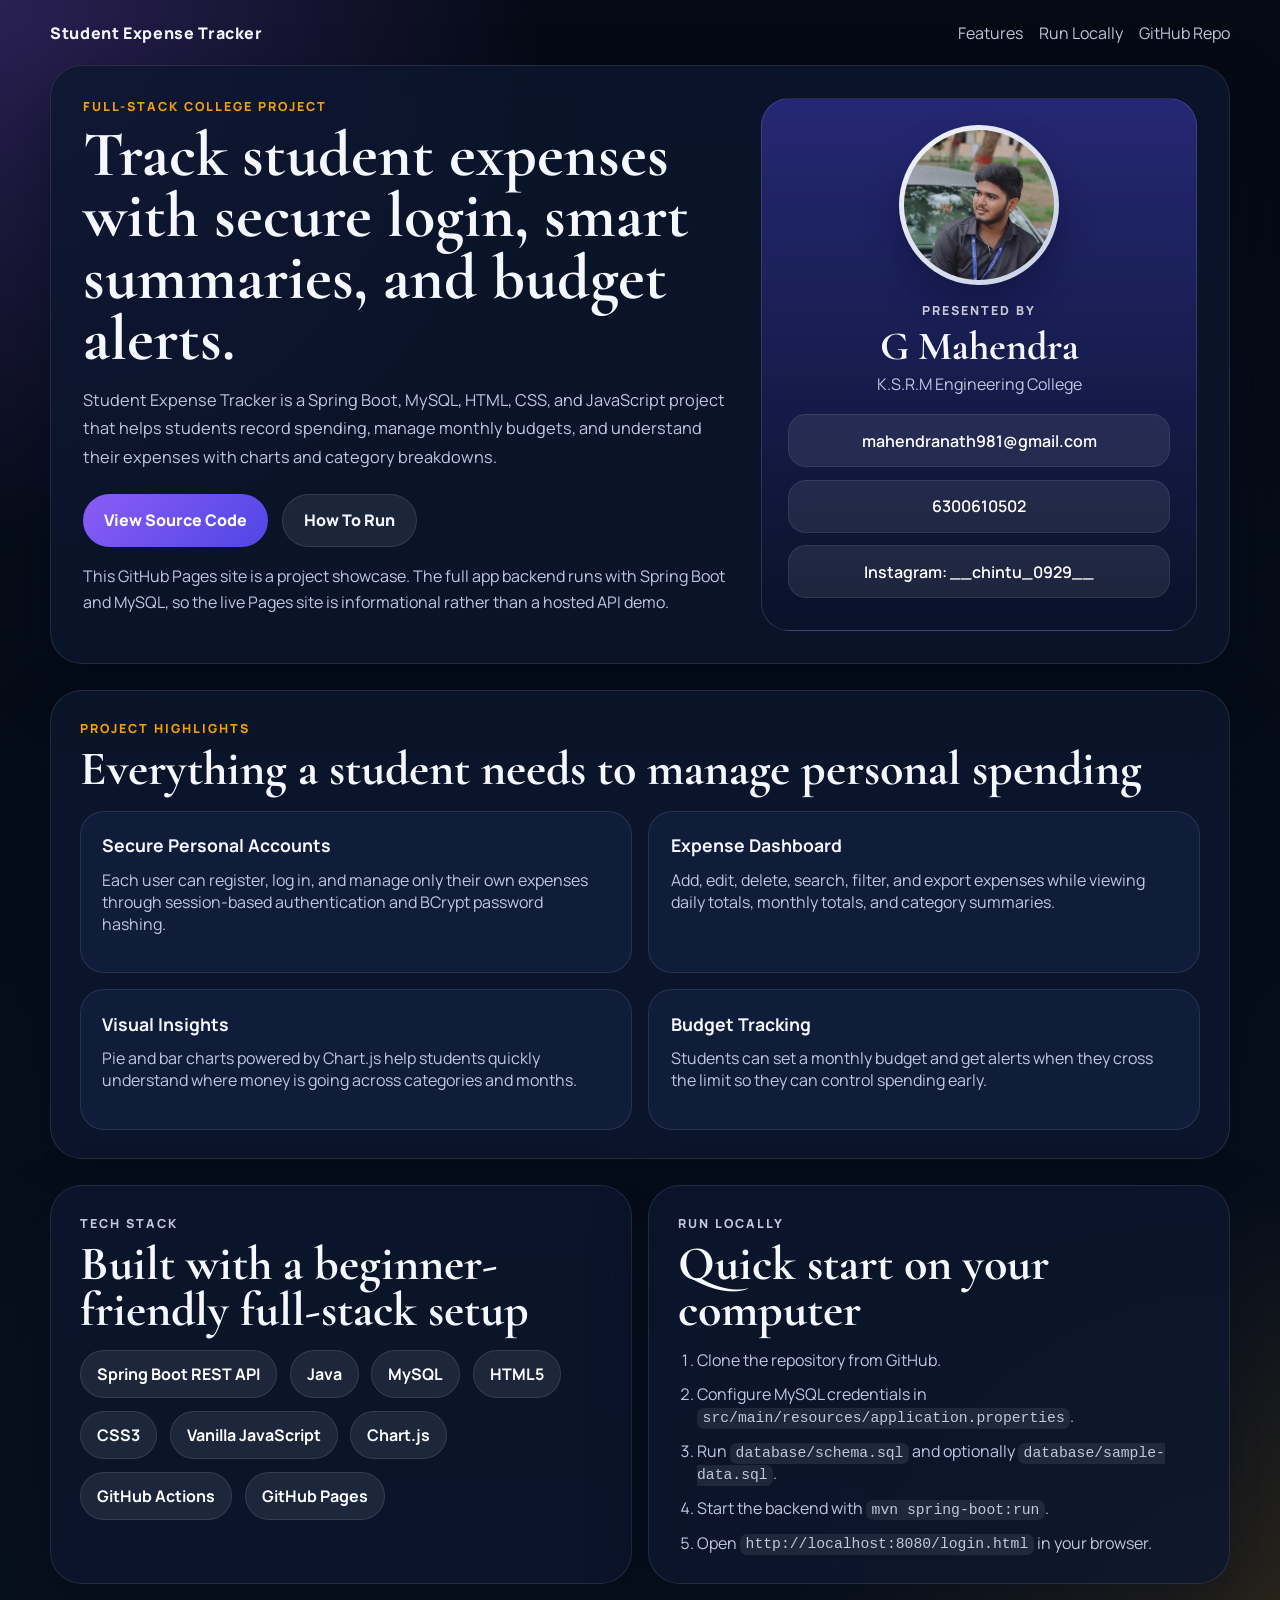
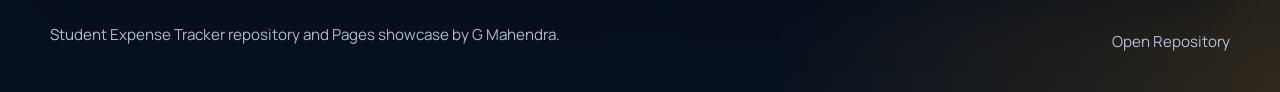
<file: docs/index.html>
<!DOCTYPE html>
<html lang="en">
<head>
    <meta charset="UTF-8">
    <meta name="viewport" content="width=device-width, initial-scale=1.0">
    <meta name="description" content="Student Expense Tracker project showcase by G Mahendra.">
    <title>Student Expense Tracker | GitHub Pages</title>
    <link rel="preconnect" href="https://fonts.googleapis.com">
    <link rel="preconnect" href="https://fonts.gstatic.com" crossorigin>
    <link href="https://fonts.googleapis.com/css2?family=Cormorant+Garamond:wght@600;700&family=Manrope:wght@400;500;600;700;800&display=swap" rel="stylesheet">
    <link rel="stylesheet" href="./assets/site.css">
</head>
<body>
    <header class="site-header">
        <a class="brand" href="#top">Student Expense Tracker</a>
        <nav class="site-nav">
            <a href="#features">Features</a>
            <a href="#run">Run Locally</a>
            <a href="https://github.com/mahendra0929/student-expense-tracker" target="_blank" rel="noopener noreferrer">GitHub Repo</a>
        </nav>
    </header>

    <main id="top" class="page-shell">
        <section class="hero-card">
            <div class="hero-copy">
                <p class="eyebrow">Full-Stack College Project</p>
                <h1>Track student expenses with secure login, smart summaries, and budget alerts.</h1>
                <p class="hero-text">Student Expense Tracker is a Spring Boot, MySQL, HTML, CSS, and JavaScript project that helps students record spending, manage monthly budgets, and understand their expenses with charts and category breakdowns.</p>
                <div class="hero-actions">
                    <a class="primary-btn" href="https://github.com/mahendra0929/student-expense-tracker" target="_blank" rel="noopener noreferrer">View Source Code</a>
                    <a class="secondary-btn" href="#run">How To Run</a>
                </div>
                <p class="hero-note">This GitHub Pages site is a project showcase. The full app backend runs with Spring Boot and MySQL, so the live Pages site is informational rather than a hosted API demo.</p>
            </div>

            <aside class="presenter-card">
                <div class="presenter-image">
                    <img src="./assets/mahendra-profile.png" alt="G Mahendra">
                </div>
                <p class="presenter-label">Presented By</p>
                <h2>G Mahendra</h2>
                <p class="presenter-meta">K.S.R.M Engineering College</p>
                <div class="contact-grid">
                    <a href="mailto:mahendranath981@gmail.com">mahendranath981@gmail.com</a>
                    <a href="tel:6300610502">6300610502</a>
                    <a href="https://www.instagram.com/__chintu_0929__/" target="_blank" rel="noopener noreferrer">Instagram: __chintu_0929__</a>
                </div>
            </aside>
        </section>

        <section id="features" class="content-block">
            <div class="section-copy">
                <p class="eyebrow">Project Highlights</p>
                <h2>Everything a student needs to manage personal spending</h2>
            </div>
            <div class="feature-grid">
                <article class="feature-card">
                    <h3>Secure Personal Accounts</h3>
                    <p>Each user can register, log in, and manage only their own expenses through session-based authentication and BCrypt password hashing.</p>
                </article>
                <article class="feature-card">
                    <h3>Expense Dashboard</h3>
                    <p>Add, edit, delete, search, filter, and export expenses while viewing daily totals, monthly totals, and category summaries.</p>
                </article>
                <article class="feature-card">
                    <h3>Visual Insights</h3>
                    <p>Pie and bar charts powered by Chart.js help students quickly understand where money is going across categories and months.</p>
                </article>
                <article class="feature-card">
                    <h3>Budget Tracking</h3>
                    <p>Students can set a monthly budget and get alerts when they cross the limit so they can control spending early.</p>
                </article>
            </div>
        </section>

        <section class="content-block split-layout">
            <article class="info-panel">
                <p class="eyebrow">Tech Stack</p>
                <h2>Built with a beginner-friendly full-stack setup</h2>
                <div class="stack-list">
                    <span>Spring Boot REST API</span>
                    <span>Java</span>
                    <span>MySQL</span>
                    <span>HTML5</span>
                    <span>CSS3</span>
                    <span>Vanilla JavaScript</span>
                    <span>Chart.js</span>
                    <span>GitHub Actions</span>
                    <span>GitHub Pages</span>
                </div>
            </article>

            <article id="run" class="info-panel steps-panel">
                <p class="eyebrow">Run Locally</p>
                <h2>Quick start on your computer</h2>
                <ol>
                    <li>Clone the repository from GitHub.</li>
                    <li>Configure MySQL credentials in <code>src/main/resources/application.properties</code>.</li>
                    <li>Run <code>database/schema.sql</code> and optionally <code>database/sample-data.sql</code>.</li>
                    <li>Start the backend with <code>mvn spring-boot:run</code>.</li>
                    <li>Open <code>http://localhost:8080/login.html</code> in your browser.</li>
                </ol>
            </article>
        </section>
    </main>

    <footer class="site-footer">
        <p>Student Expense Tracker repository and Pages showcase by G Mahendra.</p>
        <a href="https://github.com/mahendra0929/student-expense-tracker" target="_blank" rel="noopener noreferrer">Open Repository</a>
    </footer>
</body>
</html>
</file>
<file: docs/assets/site.css>
:root {
    --bg: #08111f;
    --bg-soft: #0f1b33;
    --surface: rgba(12, 23, 47, 0.8);
    --surface-strong: rgba(17, 31, 61, 0.92);
    --border: rgba(255, 255, 255, 0.1);
    --text: #f6f8ff;
    --muted: #bec8df;
    --accent: #8b5cf6;
    --accent-strong: #4f46e5;
    --accent-warm: #f59e0b;
    --shadow: 0 24px 60px rgba(3, 8, 25, 0.45);
    --font-body: "Manrope", "Segoe UI", sans-serif;
    --font-display: "Cormorant Garamond", Georgia, serif;
}

* {
    box-sizing: border-box;
}

html {
    scroll-behavior: smooth;
}

body {
    margin: 0;
    min-height: 100vh;
    color: var(--text);
    font-family: var(--font-body);
    background:
        radial-gradient(circle at top left, rgba(139, 92, 246, 0.28), transparent 26%),
        radial-gradient(circle at bottom right, rgba(245, 158, 11, 0.16), transparent 24%),
        linear-gradient(180deg, #040914 0%, var(--bg) 100%);
}

a {
    color: inherit;
    text-decoration: none;
}

code {
    padding: 0.15rem 0.35rem;
    border-radius: 0.45rem;
    background: rgba(255, 255, 255, 0.08);
    font-family: "SFMono-Regular", Consolas, monospace;
    font-size: 0.92em;
}

.site-header,
.site-footer,
.page-shell {
    width: min(1180px, calc(100% - 2rem));
    margin: 0 auto;
}

.site-header {
    display: flex;
    justify-content: space-between;
    align-items: center;
    gap: 1rem;
    padding: 1.35rem 0;
}

.brand {
    font-weight: 800;
    letter-spacing: 0.04em;
}

.site-nav {
    display: flex;
    gap: 1rem;
    flex-wrap: wrap;
    color: var(--muted);
}

.site-nav a:hover,
.site-footer a:hover {
    color: #ffffff;
}

.page-shell {
    display: grid;
    gap: 1.6rem;
    padding-bottom: 2.5rem;
}

.hero-card,
.content-block,
.info-panel {
    border: 1px solid var(--border);
    background: var(--surface);
    backdrop-filter: blur(18px);
    border-radius: 32px;
    box-shadow: var(--shadow);
}

.hero-card {
    display: grid;
    grid-template-columns: minmax(0, 1.2fr) minmax(280px, 0.8fr);
    gap: 1.5rem;
    padding: 2rem;
}

.eyebrow {
    margin: 0 0 0.55rem;
    font-size: 0.78rem;
    font-weight: 800;
    letter-spacing: 0.16em;
    text-transform: uppercase;
    color: var(--accent-warm);
}

h1,
h2,
h3,
p {
    margin-top: 0;
}

h1,
h2 {
    font-family: var(--font-display);
    line-height: 0.96;
}

h1 {
    margin-bottom: 1rem;
    font-size: clamp(3rem, 5vw, 5rem);
}

h2 {
    margin-bottom: 0.8rem;
    font-size: clamp(2rem, 4vw, 3rem);
}

.hero-text,
.hero-note,
.feature-card p,
.presenter-meta,
.site-footer,
.steps-panel li,
.info-panel p {
    color: var(--muted);
}

.hero-text {
    max-width: 42rem;
    font-size: 1.02rem;
    line-height: 1.75;
}

.hero-note {
    margin-top: 1rem;
    max-width: 44rem;
    line-height: 1.65;
}

.hero-actions {
    display: flex;
    gap: 0.9rem;
    flex-wrap: wrap;
    margin-top: 1.4rem;
}

.primary-btn,
.secondary-btn {
    display: inline-flex;
    align-items: center;
    justify-content: center;
    padding: 0.9rem 1.3rem;
    border-radius: 999px;
    font-weight: 800;
    transition: transform 0.2s ease, opacity 0.2s ease;
}

.primary-btn {
    background: linear-gradient(135deg, var(--accent) 0%, var(--accent-strong) 100%);
    color: #ffffff;
}

.secondary-btn {
    background: rgba(255, 255, 255, 0.08);
    border: 1px solid rgba(255, 255, 255, 0.1);
}

.primary-btn:hover,
.secondary-btn:hover,
.contact-grid a:hover {
    transform: translateY(-1px);
}

.presenter-card {
    padding: 1.6rem;
    border-radius: 28px;
    background: linear-gradient(180deg, rgba(79, 70, 229, 0.4) 0%, rgba(10, 19, 41, 0.7) 100%);
    border: 1px solid rgba(255, 255, 255, 0.12);
    text-align: center;
}

.presenter-image {
    width: 160px;
    height: 160px;
    margin: 0 auto 1.1rem;
    border-radius: 50%;
    padding: 5px;
    background: linear-gradient(135deg, rgba(255, 255, 255, 0.95), rgba(227, 235, 255, 0.86));
    box-shadow: 0 18px 34px rgba(5, 10, 34, 0.35);
}

.presenter-image img {
    width: 100%;
    height: 100%;
    border-radius: 50%;
    object-fit: cover;
    object-position: center 20%;
    display: block;
}

.presenter-label {
    margin-bottom: 0.5rem;
    font-size: 0.78rem;
    font-weight: 800;
    letter-spacing: 0.16em;
    text-transform: uppercase;
    color: rgba(255, 255, 255, 0.76);
}

.presenter-card h2 {
    margin-bottom: 0.45rem;
    font-size: 2.5rem;
}

.contact-grid {
    display: grid;
    gap: 0.8rem;
    margin-top: 1.2rem;
}

.contact-grid a {
    padding: 0.9rem 1rem;
    border-radius: 18px;
    background: rgba(255, 255, 255, 0.08);
    border: 1px solid rgba(255, 255, 255, 0.08);
    font-weight: 600;
    color: #ffffff;
}

.content-block {
    padding: 1.8rem;
}

.feature-grid {
    display: grid;
    grid-template-columns: repeat(2, minmax(0, 1fr));
    gap: 1rem;
    margin-top: 1.2rem;
}

.feature-card {
    padding: 1.35rem;
    border-radius: 24px;
    background: var(--surface-strong);
    border: 1px solid var(--border);
}

.feature-card h3 {
    margin-bottom: 0.7rem;
    font-size: 1.1rem;
}

.split-layout {
    display: grid;
    grid-template-columns: repeat(2, minmax(0, 1fr));
    gap: 1rem;
    background: transparent;
    border: none;
    box-shadow: none;
    padding: 0;
}

.info-panel {
    padding: 1.8rem;
}

.stack-list {
    display: flex;
    flex-wrap: wrap;
    gap: 0.8rem;
    margin-top: 1.1rem;
}

.stack-list span {
    padding: 0.75rem 1rem;
    border-radius: 999px;
    background: rgba(255, 255, 255, 0.08);
    border: 1px solid rgba(255, 255, 255, 0.1);
    color: #ffffff;
    font-weight: 700;
}

.steps-panel ol {
    margin: 1rem 0 0;
    padding-left: 1.2rem;
    display: grid;
    gap: 0.8rem;
}

.site-footer {
    display: flex;
    justify-content: space-between;
    align-items: center;
    gap: 1rem;
    padding: 0 0 2rem;
    font-size: 0.95rem;
}

@media (max-width: 900px) {
    .hero-card,
    .feature-grid,
    .split-layout {
        grid-template-columns: 1fr;
    }
}

@media (max-width: 680px) {
    .site-header,
    .site-footer {
        flex-direction: column;
        align-items: flex-start;
    }

    .site-nav,
    .hero-actions {
        width: 100%;
    }

    .site-nav a,
    .hero-actions a {
        flex: 1 1 100%;
    }

    .hero-card,
    .content-block,
    .info-panel {
        padding: 1.35rem;
        border-radius: 24px;
    }

    .presenter-image {
        width: 140px;
        height: 140px;
    }
}
</file>
